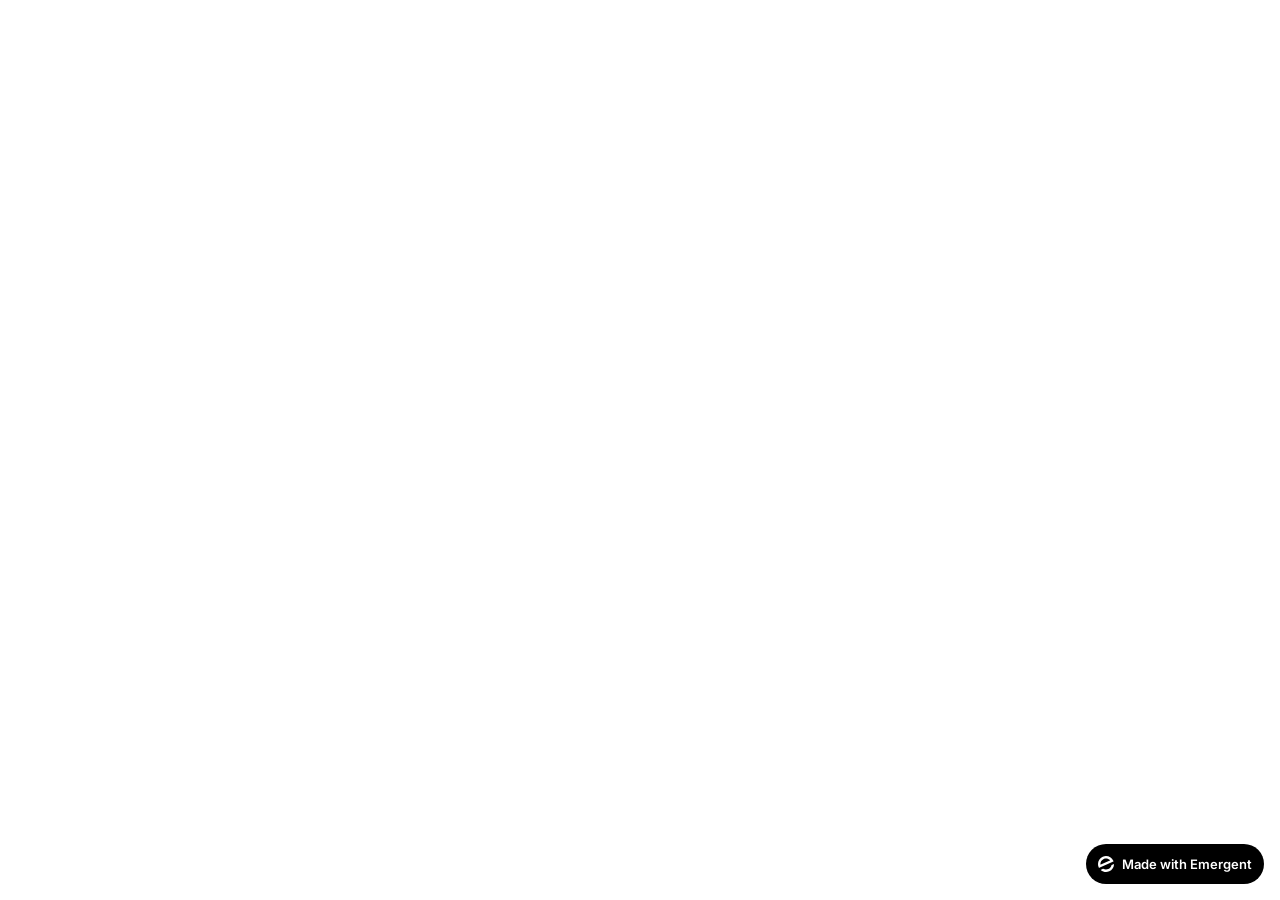
<file: frontend/public/index.html>
<!doctype html>
<html lang="en">
    <head>
        <meta charset="utf-8" />
        <meta name="viewport" content="width=device-width, initial-scale=1" />
        <meta name="theme-color" content="#000000" />
        <meta name="description" content="A product of emergent.sh" />
        <link rel="preconnect" href="https://fonts.googleapis.com" />
        <link rel="preconnect" href="https://fonts.gstatic.com" crossorigin />
        <link href="https://fonts.googleapis.com/css2?family=Inter:wght@600&display=swap" rel="stylesheet" />
        <!--
        manifest.json provides metadata used when your web app is installed on a
        user's mobile device or desktop. See https://developers.google.com/web/fundamentals/web-app-manifest/
        -->
        <!--
        Notice the use of %PUBLIC_URL% in the tags above.
        It will be replaced with the URL of the `public` folder during the build.
        Only files inside the `public` folder can be referenced from the HTML.

        Unlike "/favicon.ico" or "favicon.ico", "%PUBLIC_URL%/favicon.ico" will
        work correctly both with client-side routing and a non-root public URL.
        Learn how to configure a non-root public URL by running `npm run build`.
        -->
        <title>Emergent | Fullstack App</title>
        <script>window.addEventListener("error",function(e){if(e.error instanceof DOMException&&e.error.name==="DataCloneError"&&e.message&&e.message.includes("PerformanceServerTiming")){e.stopImmediatePropagation();e.preventDefault()}},true);</script>
        <script src="https://assets.emergent.sh/scripts/emergent-main.js"></script>
    </head>
    <body>
        <noscript>You need to enable JavaScript to run this app.</noscript>
        <div id="root"></div>
        <!--
      This HTML file is a template.
      If you open it directly in the browser, you will see an empty page.

      You can add webfonts, meta tags, or analytics to this file.
      The build step will place the bundled scripts into the <body> tag.

      To begin the development, run `npm start` or `yarn start`.
      To create a production bundle, use `npm run build` or `yarn build`.
    -->
        <a
            id="emergent-badge"
            target="_blank"
            href="https://app.emergent.sh/?utm_source=emergent-badge"
            style="
                display: inline-flex !important;
                box-sizing: border-box;
                width: 178px;
                height: 40px;
                padding: 8px 12px 8px 12px;
                align-items: center !important;
                gap: 8px;
                border-radius: 50px !important;
                background: #000 !important;
                position: fixed !important;
                bottom: 16px;
                right: 16px;
                text-decoration: none;
                font-family: -apple-system, BlinkMacSystemFont,
                    &quot;Segoe UI&quot;, Roboto, Oxygen, Ubuntu, Cantarell,
                    &quot;Open Sans&quot;, &quot;Helvetica Neue&quot;,
                    sans-serif !important;
                font-size: 12px !important;
                z-index: 9999 !important;
            "
        >
            <svg xmlns="http://www.w3.org/2000/svg" width="16" height="16" viewBox="0 0 16 16" fill="none">
                <path d="M15.5702 8.13142C15.7729 8.0412 16.0007 8.18878 15.9892 8.4103C15.8374 11.3192 14.0965 14.0405 11.2531 15.3065C8.40964 16.5725 5.2224 16.0453 2.95912 14.2117C2.78676 14.072 2.82955 13.804 3.03219 13.7137L4.95677 12.8568C5.04866 12.8159 5.15446 12.823 5.24204 12.8725C6.73377 13.7153 8.59176 13.8649 10.2772 13.1145C11.9626 12.3641 13.0947 10.8833 13.4665 9.21075C13.4883 9.11256 13.5539 9.02918 13.6457 8.98827L15.5702 8.13142Z" fill="white"/>
                <path fill-rule="evenodd" clip-rule="evenodd" d="M15.3066 4.74698L15.5067 5.19653C15.5759 5.35178 15.5061 5.53366 15.3508 5.60278L1.29992 11.8586C1.14467 11.9278 0.962794 11.8579 0.893675 11.7027L0.701732 11.2716L0.693457 11.2531C-1.10317 7.21778 0.711626 2.49007 4.74692 0.693443C8.78221 -1.10318 13.51 0.711693 15.3066 4.74698ZM2.82356 8.55367C2.63552 8.63739 2.41991 8.51617 2.40853 8.31065C2.28373 6.05724 3.53858 3.85787 5.72286 2.88536C7.90715 1.91286 10.3813 2.45199 11.9724 4.05256C12.1175 4.19854 12.0633 4.43988 11.8753 4.5236L2.82356 8.55367Z" fill="white"/>
            </svg>
            <p
                style="
                    color: #FFF !important;
                    font-family: 'Inter', sans-serif !important;
                    font-size: 13px !important;
                    font-style: normal !important;
                    font-weight: 600 !important;
                    line-height: 20px !important;
                    margin: 0 !important;
                    white-space: nowrap !important;
                "
            >
                Made with Emergent
            </p>
        </a>
        <script>
            !(function (t, e) {
                var o, n, p, r;
                e.__SV ||
                    ((window.posthog = e),
                    (e._i = []),
                    (e.init = function (i, s, a) {
                        function g(t, e) {
                            var o = e.split(".");
                            2 == o.length && ((t = t[o[0]]), (e = o[1])),
                                (t[e] = function () {
                                    t.push(
                                        [e].concat(
                                            Array.prototype.slice.call(
                                                arguments,
                                                0,
                                            ),
                                        ),
                                    );
                                });
                        }
                        ((p = t.createElement("script")).type =
                            "text/javascript"),
                            (p.crossOrigin = "anonymous"),
                            (p.async = !0),
                            (p.src =
                                s.api_host.replace(
                                    ".i.posthog.com",
                                    "-assets.i.posthog.com",
                                ) + "/static/array.js"),
                            (r =
                                t.getElementsByTagName(
                                    "script",
                                )[0]).parentNode.insertBefore(p, r);
                        var u = e;
                        for (
                            void 0 !== a ? (u = e[a] = []) : (a = "posthog"),
                                u.people = u.people || [],
                                u.toString = function (t) {
                                    var e = "posthog";
                                    return (
                                        "posthog" !== a && (e += "." + a),
                                        t || (e += " (stub)"),
                                        e
                                    );
                                },
                                u.people.toString = function () {
                                    return u.toString(1) + ".people (stub)";
                                },
                                o =
                                    "init me ws ys ps bs capture je Di ks register register_once register_for_session unregister unregister_for_session Ps getFeatureFlag getFeatureFlagPayload isFeatureEnabled reloadFeatureFlags updateEarlyAccessFeatureEnrollment getEarlyAccessFeatures on onFeatureFlags onSurveysLoaded onSessionId getSurveys getActiveMatchingSurveys renderSurvey canRenderSurvey canRenderSurveyAsync identify setPersonProperties group resetGroups setPersonPropertiesForFlags resetPersonPropertiesForFlags setGroupPropertiesForFlags resetGroupPropertiesForFlags reset get_distinct_id getGroups get_session_id get_session_replay_url alias set_config startSessionRecording stopSessionRecording sessionRecordingStarted captureException loadToolbar get_property getSessionProperty Es $s createPersonProfile Is opt_in_capturing opt_out_capturing has_opted_in_capturing has_opted_out_capturing clear_opt_in_out_capturing Ss debug xs getPageViewId captureTraceFeedback captureTraceMetric".split(
                                        " ",
                                    ),
                                n = 0;
                            n < o.length;
                            n++
                        )
                            g(u, o[n]);
                        e._i.push([i, s, a]);
                    }),
                    (e.__SV = 1));
            })(document, window.posthog || []);
            posthog.init("phc_xAvL2Iq4tFmANRE7kzbKwaSqp1HJjN7x48s3vr0CMjs", {
                api_host: "https://us.i.posthog.com",
                person_profiles: "identified_only", // or 'always' to create profiles for anonymous users as well,
                session_recording: {
                    recordCrossOriginIframes: true,
                    capturePerformance: false,
                },
            });
        </script>
    </body>
</html>
</file>
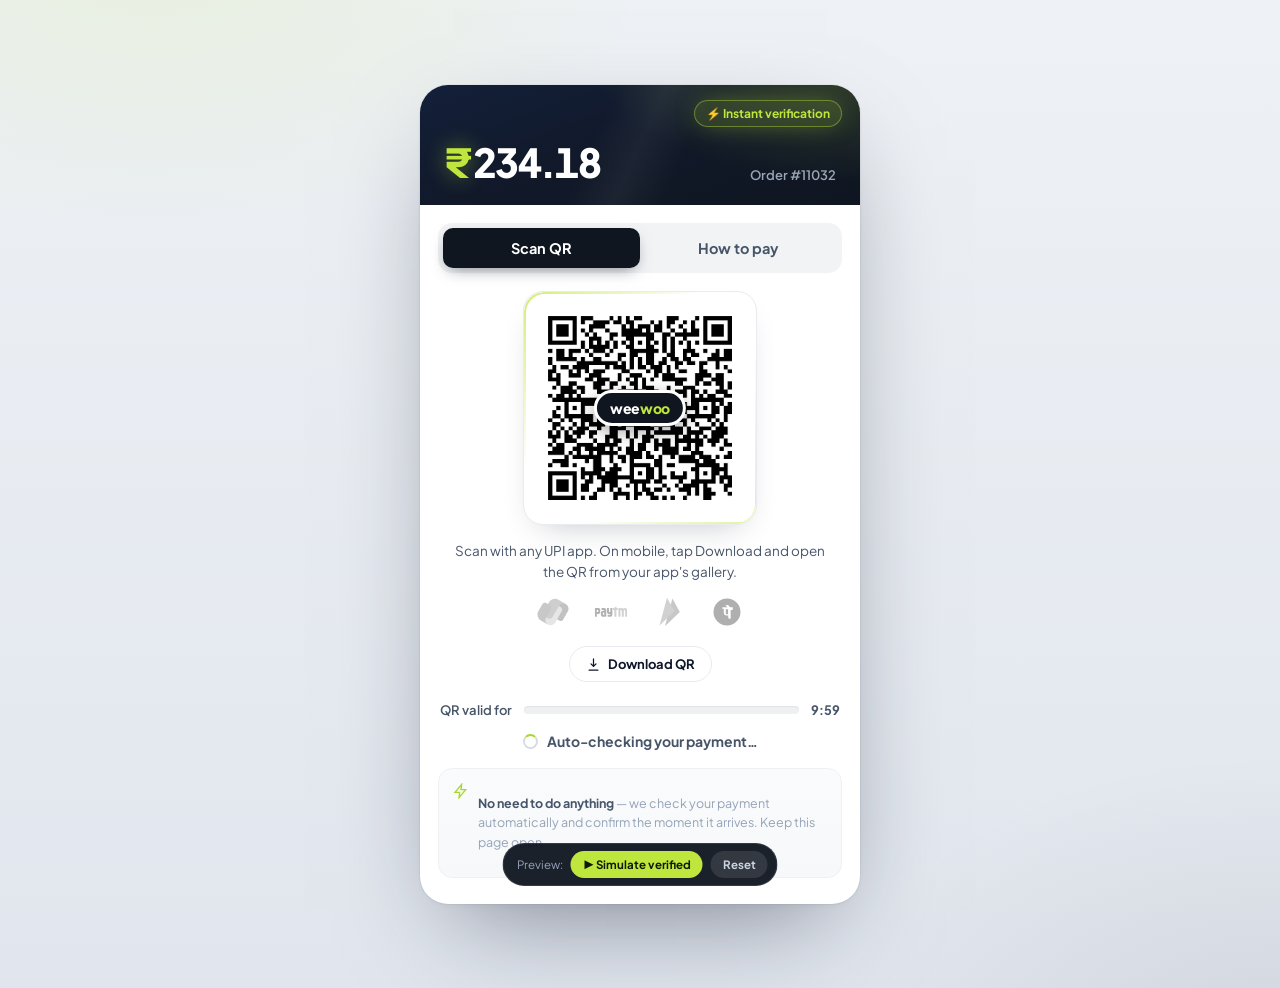
<file: docs/imb/mockup/checkout-mockup.html>
<!DOCTYPE html>
<html lang="en"><head>
<meta charset="utf-8"><meta name="viewport" content="width=device-width, initial-scale=1.0, viewport-fit=cover">
<meta name="theme-color" content="#0f1620"><title>weewoo — Checkout</title>
<link rel="preconnect" href="https://fonts.googleapis.com"><link rel="preconnect" href="https://fonts.gstatic.com" crossorigin>
<link href="https://fonts.googleapis.com/css2?family=Plus+Jakarta+Sans:wght@400;500;600;700;800&display=swap" rel="stylesheet">
<style>:root{--lime:#bee63c;}
/* WeeWoo Pay (IMB) — premium responsive UPI checkout (matches weewoo.in). */
.ww-imb-body{
  --lime:#bee63c; --lime-2:#a9d62f; --lime-soft:rgba(190,230,60,.14);
  --dark:#0f1620; --ink:#0f172a; --ink-soft:#475569; --ink-muted:#94a3b8;
  --line:#e8ebef; --track:#eef0f2; --danger:#ef4444;
  margin:0;min-height:100vh;min-height:100svh;color:var(--ink);
  font-family:'Plus Jakarta Sans',-apple-system,BlinkMacSystemFont,sans-serif;
  -webkit-font-smoothing:antialiased;text-rendering:optimizeLegibility;
  background:
    radial-gradient(900px 520px at 12% -5%,rgba(190,230,60,.12),transparent 55%),
    radial-gradient(820px 520px at 100% 105%,rgba(15,22,32,.07),transparent 55%),
    linear-gradient(180deg,#eef1f5,#e1e6ee);
  display:flex;align-items:center;justify-content:center;padding:clamp(16px,4vw,44px);
}
.ww-imb-body *{box-sizing:border-box;-webkit-tap-highlight-color:transparent}

.ww-sheet{width:100%;max-width:430px;margin:0 auto;background:#fff;position:relative;
  border-radius:clamp(20px,3vw,28px);overflow:hidden;
  box-shadow:0 40px 100px -34px rgba(15,23,42,.5),0 2px 6px rgba(15,23,42,.04),0 0 0 1px rgba(15,23,42,.04);
  animation:ww-rise .6s cubic-bezier(.16,1,.3,1) both}
@keyframes ww-rise{from{opacity:0;transform:translateY(22px) scale(.985)}to{opacity:1;transform:none}}

/* ---- dark header ---- */
.ww-head{position:relative;color:#fff;overflow:hidden;
  padding:clamp(16px,4.5vw,22px) clamp(16px,5vw,24px) clamp(18px,5vw,22px);
  background:radial-gradient(460px 220px at 100% -30%,rgba(190,230,60,.22),transparent 60%),linear-gradient(160deg,#13203a 0%,#11192a 45%,var(--dark) 100%)}
.ww-head::after{content:"";position:absolute;inset:0;pointer-events:none;
  background:linear-gradient(115deg,transparent 40%,rgba(255,255,255,.05) 50%,transparent 60%)}
.ww-head .ww-vpill{position:absolute;top:clamp(12px,3.5vw,15px);right:clamp(14px,4vw,18px);
  display:inline-flex;align-items:center;gap:6px;font-size:clamp(10px,2.6vw,12px);font-weight:700;
  color:var(--lime);background:var(--lime-soft);border:1px solid rgba(190,230,60,.4);padding:5px 11px;border-radius:999px;
  box-shadow:0 0 24px -6px rgba(190,230,60,.5)}
.ww-head .ww-amt{font-size:clamp(30px,9vw,40px);font-weight:800;letter-spacing:-1.4px;line-height:1.04;
  margin-top:clamp(26px,9vw,34px);font-variant-numeric:tabular-nums}
.ww-head .ww-amt .rs{color:var(--lime);margin-right:3px;text-shadow:0 0 22px rgba(190,230,60,.45)}
.ww-head .ww-ord{position:absolute;right:clamp(16px,5vw,24px);bottom:clamp(18px,5vw,22px);
  font-size:clamp(11px,3vw,13px);font-weight:600;color:#9aa6b6}

/* ---- body ---- */
.ww-bodyx{padding:clamp(14px,4vw,18px) clamp(14px,4.5vw,18px) clamp(20px,5vw,26px)}

.ww-tabs{position:relative;display:grid;grid-template-columns:1fr 1fr;background:#f1f3f5;border-radius:14px;padding:5px;margin-bottom:clamp(14px,4vw,18px)}
.ww-tab{position:relative;z-index:2;border:0;background:transparent;font:inherit;font-weight:700;font-size:clamp(13px,3.6vw,14.5px);color:var(--ink-soft);padding:11px;border-radius:10px;cursor:pointer;transition:color .25s}
.ww-tab.active{color:#fff}
.ww-tab-ind{position:absolute;z-index:1;top:5px;bottom:5px;left:5px;width:calc(50% - 5px);background:var(--dark);border-radius:10px;transition:transform .32s cubic-bezier(.16,1,.3,1);box-shadow:0 6px 16px -6px rgba(15,22,32,.55)}
.ww-tabs[data-active="how"] .ww-tab-ind{transform:translateX(100%)}

.ww-pane{display:none;animation:ww-fade .32s ease}.ww-pane.active{display:block}
@keyframes ww-fade{from{opacity:0;transform:translateY(5px)}to{opacity:1;transform:none}}

/* ---- QR card ---- */
.ww-qr-card{position:relative;width:max-content;max-width:100%;margin:0 auto;background:#fff;
  border:1px solid var(--line);border-radius:20px;padding:clamp(12px,3.5vw,16px);
  box-shadow:0 14px 34px -18px rgba(15,23,42,.3),inset 0 1px 0 rgba(255,255,255,.7)}
/* premium lime gradient hairline */
.ww-qr-card::before{content:"";position:absolute;inset:0;border-radius:inherit;padding:1.5px;pointer-events:none;
  background:linear-gradient(135deg,rgba(190,230,60,.7),rgba(190,230,60,0) 38%,rgba(190,230,60,0) 62%,rgba(190,230,60,.5));
  -webkit-mask:linear-gradient(#000 0 0) content-box,linear-gradient(#000 0 0);-webkit-mask-composite:xor;mask-composite:exclude}
.ww-qr-card #ww-qr{width:clamp(168px,54vw,200px);height:clamp(168px,54vw,200px);display:grid;place-items:center}
.ww-qr-card #ww-qr img,.ww-qr-card #ww-qr canvas{display:block;width:100%;height:100%;border-radius:6px}
.ww-qr-logo{position:absolute;left:50%;top:50%;transform:translate(-50%,-50%);background:var(--dark);border-radius:999px;
  padding:6px 13px;font-size:clamp(12px,3.4vw,14px);font-weight:800;letter-spacing:-.3px;
  box-shadow:0 6px 18px rgba(0,0,0,.35);border:3px solid #fff;white-space:nowrap;max-width:78%;overflow:hidden;text-overflow:ellipsis}
.ww-qr-logo .w{color:#fff}.ww-qr-logo .o{color:var(--lime)}

.ww-hint{text-align:center;color:var(--ink-soft);font-size:clamp(12.5px,3.4vw,13.5px);line-height:1.55;margin:clamp(12px,3.5vw,16px) 6px 12px}

/* ---- auto-rotating UPI app icons ---- */
.ww-upiapps{display:flex;align-items:center;justify-content:center;gap:clamp(14px,5vw,22px);margin:2px 0 16px}
.ww-upiapp{width:clamp(30px,8vw,36px);height:clamp(30px,8vw,36px);display:grid;place-items:center;
  filter:grayscale(1);opacity:.4;transform:scale(.9);transition:filter .35s,opacity .35s,transform .35s;
  animation:ww-upicycle 6s infinite}
.ww-upiapp svg{width:100%;height:100%}
.ww-upiapp:nth-child(1){animation-delay:0s}
.ww-upiapp:nth-child(2){animation-delay:1.5s}
.ww-upiapp:nth-child(3){animation-delay:3s}
.ww-upiapp:nth-child(4){animation-delay:4.5s}
@keyframes ww-upicycle{
  0%,100%{filter:grayscale(1);opacity:.4;transform:scale(.9)}
  8%,17%{filter:grayscale(0);opacity:1;transform:scale(1.18)}
  25%{filter:grayscale(1);opacity:.4;transform:scale(.9)}
}

/* ---- compact download (secondary) ---- */
.ww-dl{display:flex;align-items:center;justify-content:center;gap:7px;width:fit-content;margin:0 auto;
  background:#fff;color:var(--ink);border:1.5px solid var(--line);border-radius:999px;
  padding:9px 16px;font:inherit;font-weight:700;font-size:13px;cursor:pointer;transition:all .2s}
.ww-dl svg{width:15px;height:15px}
.ww-dl:hover{border-color:#cbd5e1;background:#f8fafc;transform:translateY(-1px);box-shadow:0 8px 18px -10px rgba(15,23,42,.35)}
.ww-dl:active{transform:translateY(0)}

/* ---- countdown ---- */
.ww-valid{display:flex;align-items:center;gap:clamp(8px,3vw,12px);margin:clamp(16px,4.5vw,20px) 2px 14px}
.ww-valid .lbl{font-size:clamp(12px,3.2vw,13px);font-weight:600;color:var(--ink-soft);white-space:nowrap}
.ww-valid .track{flex:1;height:8px;background:var(--track);border-radius:999px;overflow:hidden;box-shadow:inset 0 1px 2px rgba(15,23,42,.06)}
.ww-valid .fill{height:100%;width:100%;border-radius:999px;transition:width 1s linear;
  background:linear-gradient(90deg,var(--lime),var(--lime-2));box-shadow:0 0 12px -2px rgba(190,230,60,.7)}
.ww-valid .time{font-size:clamp(12px,3.2vw,13px);font-weight:700;color:var(--ink-soft);font-variant-numeric:tabular-nums}

/* ---- live status ---- */
.ww-autostatus{display:flex;align-items:center;justify-content:center;gap:9px;font-size:clamp(13px,3.5vw,14px);font-weight:700;color:var(--ink-soft);margin:6px 0 2px}
.ww-autostatus.ok{color:var(--lime-2)}.ww-autostatus.fail{color:var(--danger)}
.ww-spin{width:15px;height:15px;border:2px solid #d7dce2;border-top-color:var(--lime-2);border-radius:50%;animation:ww-spin .8s linear infinite;flex:0 0 auto}
@keyframes ww-spin{to{transform:rotate(360deg)}}

/* ---- info ---- */
.ww-info{display:flex;gap:9px;background:linear-gradient(180deg,#fafbfc,#f6f8fa);border:1px solid var(--track);border-radius:14px;padding:12px 14px;margin-top:clamp(14px,4vw,18px)}
.ww-info svg{width:16px;height:16px;color:var(--lime-2);flex-shrink:0;margin-top:2px}
.ww-info p{font-size:12.5px;line-height:1.55;color:var(--ink-muted)}
.ww-info b{color:var(--ink-soft)}

/* ---- how-to steps ---- */
.ww-steps{counter-reset:s;display:flex;flex-direction:column;gap:14px;padding:6px 2px}
.ww-step{display:flex;gap:14px;align-items:flex-start}
.ww-step .n{counter-increment:s;flex:0 0 30px;width:30px;height:30px;border-radius:50%;background:var(--lime-soft);color:var(--lime-2);font-weight:800;font-size:14px;display:grid;place-items:center}
.ww-step .n::before{content:counter(s)}
.ww-step .t b{display:block;font-size:14.5px;font-weight:700;color:var(--ink)}
.ww-step .t span{font-size:13px;color:var(--ink-soft);line-height:1.5}

/* ---- success ---- */
.ww-success{position:absolute;inset:0;border-radius:inherit;background:rgba(255,255,255,.98);z-index:50;
  display:none;flex-direction:column;align-items:center;justify-content:center;gap:10px;padding:30px;text-align:center}
.ww-success.show{display:flex;animation:ww-fade .3s ease}
.ww-success .ic{width:92px;height:92px;border-radius:50%;background:linear-gradient(180deg,#c8f04a,var(--lime));
  display:grid;place-items:center;box-shadow:0 20px 50px -14px rgba(190,230,60,.75);animation:ww-pop .55s cubic-bezier(.2,1.4,.5,1)}
@keyframes ww-pop{0%{transform:scale(.4);opacity:0}to{transform:scale(1);opacity:1}}
.ww-success .ic svg{width:46px;height:46px}
.ww-success h2{font-size:23px;font-weight:800;color:var(--ink)}
.ww-success p{color:var(--ink-soft);font-size:14px}

/* ---- responsive niceties ---- */
@media (max-width:480px){
  .ww-imb-body{align-items:flex-start;padding:14px 12px}
}
@media (min-width:560px){
  .ww-sheet{max-width:440px}
}
@media (prefers-reduced-motion:reduce){
  .ww-sheet,.ww-pane,.ww-success.show,.ww-success .ic{animation:none}
  .ww-spin{animation-duration:1.4s}
}

.ww-demo{position:fixed;z-index:80;left:50%;bottom:14px;transform:translateX(-50%);display:flex;gap:8px;align-items:center;background:rgba(15,22,32,.95);border:1px solid rgba(255,255,255,.12);padding:7px 9px 7px 13px;border-radius:999px;font-size:11.5px;color:#94a3b8}
.ww-demo button{font:inherit;font-weight:700;border:0;border-radius:999px;padding:6px 12px;cursor:pointer}
.ww-demo .ok{background:#bee63c;color:#0e1a05}.ww-demo .re{background:rgba(255,255,255,.1);color:#cbd5e1}
</style></head>
<body class="ww-imb-body">
<div class="ww-sheet">
  <div class="ww-head"><span class="ww-vpill">⚡ Instant verification</span><div class="ww-amt"><span class="rs">₹</span>234.18</div><div class="ww-ord">Order #11032</div></div>
  <div class="ww-bodyx">
    <div class="ww-tabs" id="ww-tabs" data-active="scan"><span class="ww-tab-ind"></span>
      <button class="ww-tab active" data-pane="scan">Scan QR</button><button class="ww-tab" data-pane="how">How to pay</button></div>
    <div class="ww-pane active" id="ww-pane-scan">
      <div class="ww-qr-card"><div id="ww-qr"><img alt="UPI QR" src="[data-uri]"></div><div class="ww-qr-logo"><span class="w">wee</span><span class="o">woo</span></div></div>
      <p class="ww-hint">Scan with any UPI app. On mobile, tap Download and open the QR from your app's gallery.</p>
      <div class="ww-upiapps">
        <span class="ww-upiapp" title="Google Pay"><svg xmlns="http://www.w3.org/2000/svg" viewBox="0 0 48 48"><path fill="#e64a19" d="M42.858,11.975c-4.546-2.624-10.359-1.065-12.985,3.481L23.25,26.927c-1.916,3.312,0.551,4.47,3.301,6.119l6.372,3.678c2.158,1.245,4.914,0.506,6.158-1.649l6.807-11.789C48.176,19.325,46.819,14.262,42.858,11.975z"/><path fill="#fbc02d" d="M35.365,16.723l-6.372-3.678c-3.517-1.953-5.509-2.082-6.954,0.214l-9.398,16.275c-2.624,4.543-1.062,10.353,3.481,12.971c3.961,2.287,9.024,0.93,11.311-3.031l9.578-16.59C38.261,20.727,37.523,17.968,35.365,16.723z"/><path fill="#43a047" d="M36.591,8.356l-4.476-2.585c-4.95-2.857-11.28-1.163-14.137,3.787L9.457,24.317c-1.259,2.177-0.511,4.964,1.666,6.22l5.012,2.894c2.475,1.43,5.639,0.582,7.069-1.894l9.735-16.86c2.017-3.492,6.481-4.689,9.974-2.672L36.591,8.356z"/><path fill="#1e88e5" d="M19.189,13.781l-4.838-2.787c-2.158-1.242-4.914-0.506-6.158,1.646l-5.804,10.03c-2.857,4.936-1.163,11.252,3.787,14.101l3.683,2.121l4.467,2.573l1.939,1.115c-3.442-2.304-4.535-6.92-2.43-10.555l1.503-2.596l5.504-9.51C22.083,17.774,21.344,15.023,19.189,13.781z"/></svg></span>
        <span class="ww-upiapp" title="Paytm"><svg xmlns="http://www.w3.org/2000/svg" viewBox="0 0 48 48"><path fill="#0d47a1" d="M5.446 18.01H.548c-.277 0-.502.167-.503.502L0 30.519c-.001.3.196.45.465.45.735 0 1.335 0 2.07 0C2.79 30.969 3 30.844 3 30.594 3 29.483 3 28.111 3 27l2.126.009c1.399-.092 2.335-.742 2.725-2.052.117-.393.14-.733.14-1.137l.11-2.862C7.999 18.946 6.949 18.181 5.446 18.01zM4.995 23.465C4.995 23.759 4.754 24 4.461 24H3v-3h1.461c.293 0 .534.24.534.535V23.465zM13.938 18h-3.423c-.26 0-.483.08-.483.351 0 .706 0 1.495 0 2.201C10.06 20.846 10.263 21 10.552 21h2.855c.594 0 .532.972 0 1H11.84C10.101 22 9 23.562 9 25.137c0 .42.005 1.406 0 1.863-.008.651-.014 1.311.112 1.899C9.336 29.939 10.235 31 11.597 31h4.228c.541 0 1.173-.474 1.173-1.101v-8.274C17.026 19.443 15.942 18.117 13.938 18zM14 27.55c0 .248-.202.45-.448.45h-1.105C12.201 28 12 27.798 12 27.55v-2.101C12 25.202 12.201 25 12.447 25h1.105C13.798 25 14 25.202 14 25.449V27.55zM18 18.594v5.608c.124 1.6 1.608 2.798 3.171 2.798h1.414c.597 0 .561.969 0 .969H19.49c-.339 0-.462.177-.462.476v2.152c0 .226.183.396.422.396h2.959c2.416 0 3.592-1.159 3.591-3.757v-8.84c0-.276-.175-.383-.342-.383h-2.302c-.224 0-.355.243-.355.422v5.218c0 .199-.111.316-.29.316H21.41c-.264 0-.409-.143-.409-.396v-5.058C21 18.218 20.88 18 20.552 18c-.778 0-1.442 0-2.22 0C18.067 18 18 18.263 18 18.594z"/><path fill="#00adee" d="M27.038 20.569v-2.138c0-.237.194-.431.43-.431H28c1.368-.285 1.851-.62 2.688-1.522.514-.557.966-.704 1.298-.113L32 18h1.569C33.807 18 34 18.194 34 18.431v2.138C34 20.805 33.806 21 33.569 21H32v9.569C32 30.807 31.806 31 31.57 31h-2.14C29.193 31 29 30.807 29 30.569V21h-1.531C27.234 21 27.038 20.806 27.038 20.569zM42.991 30.465c0 .294-.244.535-.539.535h-1.91c-.297 0-.54-.241-.54-.535v-6.623-1.871c0-1.284-2.002-1.284-2.002 0v8.494C38 30.759 37.758 31 37.461 31H35.54C35.243 31 35 30.759 35 30.465V18.537C35 18.241 35.243 18 35.54 18h1.976c.297 0 .539.241.539.537v.292c1.32-1.266 3.302-.973 4.416.228 2.097-2.405 5.69-.262 5.523 2.375 0 2.916-.026 6.093-.026 9.033 0 .294-.244.535-.538.535h-1.891C45.242 31 45 30.759 45 30.465c0-2.786 0-5.701 0-8.44 0-1.307-2-1.37-2 0v8.44z"/></svg></span>
        <span class="ww-upiapp" title="BHIM UPI"><svg xmlns="http://www.w3.org/2000/svg" viewBox="0 0 48 48"><polygon fill="#388e3c" points="29,4 18,45 40,24"/><polygon fill="#f57c00" points="21,3 10,44 32,23"/></svg></span>
        <span class="ww-upiapp" title="PhonePe"><svg xmlns="http://www.w3.org/2000/svg" viewBox="0 0 48 48"><circle cx="24" cy="24" r="20" fill="#5f259f"/><path fill="#fff" d="M33 18.4c0-.77-.63-1.4-1.4-1.4h-3.05l-2.5-2.86a1.78 1.78 0 0 0-1.5-.64l-2.2.3c-.36.05-.5.5-.22.74l2.66 2.32h-7.2a.7.7 0 0 0-.7.7v.93c0 .39.31.7.7.7h1.62v5.3c0 3.04 1.57 4.83 4.27 4.83.83 0 1.53-.1 2.36-.43v3.43c0 .96.78 1.74 1.74 1.74h1.3c.3 0 .54-.24.54-.54V21.2h2.43c.4 0 .64-.24.64-.64v-2.16zm-7.4 8.6c-.5.23-1.13.33-1.6.33-1.24 0-1.77-.63-1.77-2.03V19.9h3.37v7.1z"/></svg></span>
      </div>
      <button class="ww-dl" id="ww-dl"><svg viewBox="0 0 24 24" fill="none" stroke="currentColor" stroke-width="2" stroke-linecap="round" stroke-linejoin="round"><path d="M12 3v12m0 0l-4-4m4 4l4-4M5 21h14"/></svg> Download QR</button>
      <div class="ww-valid"><span class="lbl">QR valid for</span><span class="track"><span class="fill" id="ww-fill"></span></span><span class="time" id="ww-time">10:00</span></div>
      <div class="ww-autostatus" id="ww-status"><span class="ww-spin"></span> <span>Auto-checking your payment…</span></div>
      <div class="ww-info"><svg viewBox="0 0 24 24" fill="none" stroke="currentColor" stroke-width="2"><path d="M13 2L3 14h7l-1 8 10-12h-7l1-8z"/></svg><p><b>No need to do anything</b> — we check your payment automatically and confirm the moment it arrives. Keep this page open.</p></div>
    </div>
    <div class="ww-pane" id="ww-pane-how"><div class="ww-steps">
      <div class="ww-step"><span class="n"></span><span class="t"><b>Open any UPI app</b><span>Google Pay, PhonePe, Paytm, or BHIM.</span></span></div>
      <div class="ww-step"><span class="n"></span><span class="t"><b>Scan the QR code</b><span>Or tap "Download QR" and pick it from your gallery.</span></span></div>
      <div class="ww-step"><span class="n"></span><span class="t"><b>Pay ₹234.18</b><span>Confirm the payment in your UPI app.</span></span></div>
      <div class="ww-step"><span class="n"></span><span class="t"><b>Done — we verify automatically</b><span>No waiting and nothing to click.</span></span></div>
    </div></div>
  </div>
  <div class="ww-success" id="ww-success"><div class="ic"><svg viewBox="0 0 24 24" fill="none" stroke="#0e1a05" stroke-width="3.5" stroke-linecap="round" stroke-linejoin="round"><path d="M5 13l4 4L19 7"/></svg></div><h2>Payment verified</h2><p>Redirecting to your order…</p></div>
</div>
<div class="ww-demo">Preview:<button class="ok" onclick="document.getElementById('ww-success').classList.add('show')">▶ Simulate verified</button><button class="re" onclick="document.getElementById('ww-success').classList.remove('show')">Reset</button></div>
<script>
var tabs=document.getElementById('ww-tabs');tabs.querySelectorAll('.ww-tab').forEach(function(b){b.addEventListener('click',function(){tabs.querySelectorAll('.ww-tab').forEach(function(t){t.classList.remove('active')});document.querySelectorAll('.ww-pane').forEach(function(p){p.classList.remove('active')});b.classList.add('active');var p=b.getAttribute('data-pane');document.getElementById('ww-pane-'+p).classList.add('active');tabs.setAttribute('data-active',p);})});
var t=600,fill=document.getElementById('ww-fill'),time=document.getElementById('ww-time');setInterval(function(){if(t>0){t--;time.textContent=Math.floor(t/60)+':'+String(t%60).padStart(2,'0');fill.style.width=(t/600*100)+'%';}},1000);
document.getElementById('ww-dl').addEventListener('click',function(){alert('Downloads the QR image so mobile users can scan it from their gallery.');});
</script>
</body></html>
</file>
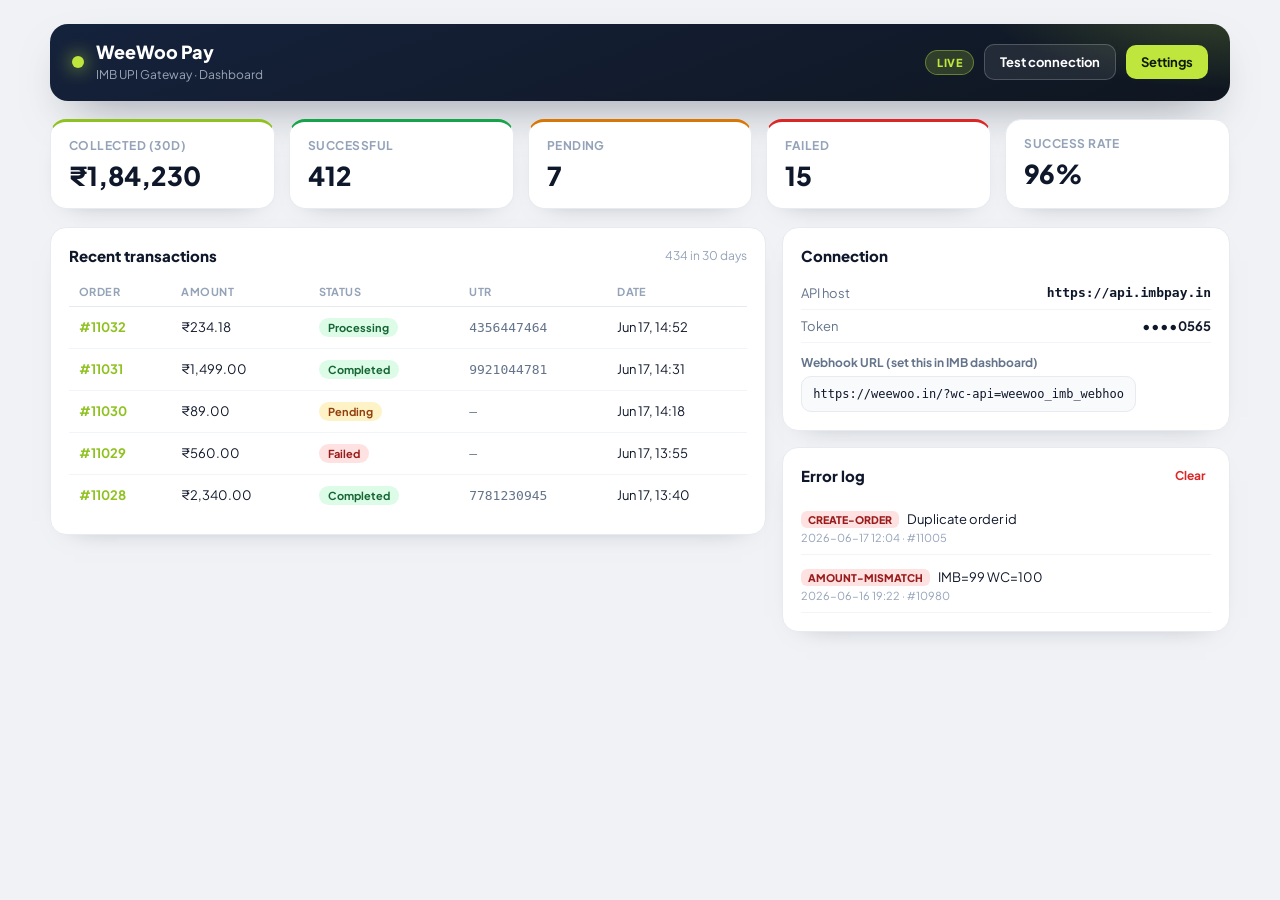
<file: docs/imb/mockup/dashboard-mockup.html>
<!DOCTYPE html>
<html lang="en"><head><meta charset="utf-8"><meta name="viewport" content="width=device-width,initial-scale=1">
<title>WeeWoo Pay — Dashboard preview</title>
<link href="https://fonts.googleapis.com/css2?family=Plus+Jakarta+Sans:wght@400;500;600;700;800&display=swap" rel="stylesheet">
<style>body{margin:0;background:#f0f2f5;font-family:'Plus Jakarta Sans',sans-serif}
/* WeeWoo Pay (IMB) — premium admin dashboard. */
.ww-adm{--lime:#bee63c;--lime-2:#8fc220;--dark:#0f1620;--ink:#0f172a;--soft:#64748b;--muted:#94a3b8;--line:#e7eaef;--ok:#16a34a;--bad:#dc2626;--warn:#d97706;
  max-width:1180px;margin:18px 20px 40px;font-family:'Plus Jakarta Sans',-apple-system,BlinkMacSystemFont,"Segoe UI",sans-serif;color:var(--ink)}
.ww-adm *{box-sizing:border-box}

.ww-adm-top{display:flex;align-items:center;justify-content:space-between;gap:16px;flex-wrap:wrap;
  background:radial-gradient(420px 160px at 100% -40%,rgba(190,230,60,.25),transparent 60%),linear-gradient(160deg,#15223c,var(--dark));
  color:#fff;border-radius:18px;padding:18px 22px;box-shadow:0 20px 50px -24px rgba(15,23,42,.6)}
.ww-adm-brand{display:flex;align-items:center;gap:12px}
.ww-adm-brand .dot{width:12px;height:12px;border-radius:50%;background:var(--lime);box-shadow:0 0 18px var(--lime)}
.ww-adm-brand b{font-size:18px;font-weight:800;display:block;line-height:1.1}
.ww-adm-brand span{font-size:12px;color:#9aa6b6}
.ww-adm-actions{display:flex;align-items:center;gap:10px}
.ww-chip{font-size:11px;font-weight:800;text-transform:uppercase;letter-spacing:.04em;padding:5px 11px;border-radius:999px}
.ww-chip.on{background:rgba(190,230,60,.18);color:var(--lime);border:1px solid rgba(190,230,60,.4)}
.ww-chip.off{background:rgba(255,255,255,.1);color:#cbd5e1;border:1px solid rgba(255,255,255,.18)}
.ww-adm-btn{display:inline-flex;align-items:center;gap:7px;font:inherit;font-weight:700;font-size:13px;border-radius:10px;padding:9px 15px;cursor:pointer;text-decoration:none;border:0;transition:all .18s}
.ww-adm-btn.primary{background:var(--lime);color:#0e1a05}
.ww-adm-btn.primary:hover{filter:brightness(1.05);transform:translateY(-1px);color:#0e1a05}
.ww-adm-btn.ghost{background:rgba(255,255,255,.08);color:#fff;border:1px solid rgba(255,255,255,.2)}
.ww-adm-btn.ghost:hover{background:rgba(255,255,255,.16)}

.ww-adm-note{margin:14px 0 0;padding:12px 16px;border-radius:12px;font-size:13.5px;font-weight:600;background:#f1f5f9;border:1px solid var(--line);color:var(--soft)}
.ww-adm-note.warn{background:#fffbeb;border-color:#fde68a;color:#92400e}
.ww-adm-note.ok{background:#f0fdf4;border-color:#bbf7d0;color:#166534}
.ww-adm-note.bad{background:#fef2f2;border-color:#fecaca;color:#991b1b}
.ww-adm-note a{color:inherit;font-weight:800}

.ww-adm-cards{display:grid;grid-template-columns:repeat(5,1fr);gap:14px;margin:18px 0}
.ww-adm-card{background:#fff;border:1px solid var(--line);border-radius:16px;padding:16px 18px;box-shadow:0 10px 28px -22px rgba(15,23,42,.5)}
.ww-adm-card .lbl{display:block;font-size:12px;font-weight:700;color:var(--muted);text-transform:uppercase;letter-spacing:.04em}
.ww-adm-card .val{display:block;font-size:26px;font-weight:800;margin-top:6px;color:var(--ink)}
.ww-adm-card.ok{border-top:3px solid var(--ok)}.ww-adm-card.warn{border-top:3px solid var(--warn)}.ww-adm-card.bad{border-top:3px solid var(--bad)}
.ww-adm-card:first-child{border-top:3px solid var(--lime-2)}

.ww-adm-grid{display:grid;grid-template-columns:1.6fr 1fr;gap:16px;align-items:start}
.ww-adm-panel{background:#fff;border:1px solid var(--line);border-radius:16px;padding:18px;box-shadow:0 10px 28px -24px rgba(15,23,42,.5);margin-bottom:16px}
.ww-adm-phead{display:flex;align-items:center;justify-content:space-between;margin-bottom:12px}
.ww-adm-phead h2{font-size:15px;font-weight:800;margin:0;color:var(--ink)}
.ww-adm-phead span{font-size:12px;color:var(--muted)}

.ww-adm-table{width:100%;border-collapse:collapse;font-size:13px}
.ww-adm-table th{text-align:left;font-size:11px;text-transform:uppercase;letter-spacing:.04em;color:var(--muted);padding:8px 10px;border-bottom:1px solid var(--line)}
.ww-adm-table td{padding:11px 10px;border-bottom:1px solid #f1f4f8}
.ww-adm-table tr:last-child td{border-bottom:0}
.ww-adm-table a{font-weight:700;color:var(--lime-2);text-decoration:none}
.ww-adm-table .mono{font-family:ui-monospace,SFMono-Regular,Menlo,monospace;color:var(--soft)}
.ww-badge{display:inline-block;font-size:11px;font-weight:700;padding:3px 9px;border-radius:999px}
.ww-badge.ok{background:#dcfce7;color:#166534}.ww-badge.warn{background:#fef3c7;color:#92400e}.ww-badge.bad{background:#fee2e2;color:#991b1b}

.ww-adm-kv{display:flex;align-items:center;justify-content:space-between;gap:10px;padding:8px 0;border-bottom:1px solid #f1f4f8;font-size:13px;color:var(--soft)}
.ww-adm-kv b{color:var(--ink);font-weight:700}
.ww-adm-kv .mono,.mono{font-family:ui-monospace,SFMono-Regular,Menlo,monospace}
.ww-adm-field{display:block;font-size:12px;font-weight:700;color:var(--soft);margin:12px 0 6px}
.ww-adm-copy{display:flex;gap:8px}
.ww-adm-copy input{flex:1;font-size:12px;font-family:ui-monospace,monospace;padding:9px 11px;border:1px solid var(--line);border-radius:10px;background:#f8fafc;color:var(--ink)}

.ww-adm-empty{color:var(--muted);font-size:13px;padding:8px 2px}
.ww-adm-errs{list-style:none;margin:0;padding:0;max-height:320px;overflow:auto}
.ww-adm-errs li{padding:10px 0;border-bottom:1px solid #f1f4f8}
.ww-adm-errs .tag{display:inline-block;font-size:10.5px;font-weight:800;text-transform:uppercase;background:#fee2e2;color:#991b1b;padding:2px 7px;border-radius:6px;margin-right:8px}
.ww-adm-errs .msg{font-size:13px;color:var(--ink)}
.ww-adm-errs .t{display:block;font-size:11px;color:var(--muted);margin-top:3px}
.ww-adm-link{background:none;border:0;color:var(--bad);font:inherit;font-weight:700;font-size:12px;cursor:pointer}

@media (max-width:1100px){.ww-adm-cards{grid-template-columns:repeat(2,1fr)}.ww-adm-grid{grid-template-columns:1fr}}
@media (max-width:600px){.ww-adm-cards{grid-template-columns:1fr 1fr}}

.ww-adm{margin:24px auto}</style></head>
<body>
<div class="wrap ww-adm">
  <div class="ww-adm-top">
    <div class="ww-adm-brand"><span class="dot"></span><div><b>WeeWoo Pay</b><span>IMB UPI Gateway · Dashboard</span></div></div>
    <div class="ww-adm-actions"><span class="ww-chip on">Live</span><button class="ww-adm-btn ghost" id="t">Test connection</button><a class="ww-adm-btn primary" href="#">Settings</a></div>
  </div>
  <div id="n" class="ww-adm-note" style="display:none"></div>
  <div class="ww-adm-cards">
    <div class="ww-adm-card"><span class="lbl">Collected (30d)</span><span class="val">₹1,84,230</span></div>
    <div class="ww-adm-card ok"><span class="lbl">Successful</span><span class="val">412</span></div>
    <div class="ww-adm-card warn"><span class="lbl">Pending</span><span class="val">7</span></div>
    <div class="ww-adm-card bad"><span class="lbl">Failed</span><span class="val">15</span></div>
    <div class="ww-adm-card"><span class="lbl">Success rate</span><span class="val">96%</span></div>
  </div>
  <div class="ww-adm-grid">
    <div class="ww-adm-panel">
      <div class="ww-adm-phead"><h2>Recent transactions</h2><span>434 in 30 days</span></div>
      <table class="ww-adm-table"><thead><tr><th>Order</th><th>Amount</th><th>Status</th><th>UTR</th><th>Date</th></tr></thead><tbody>
      <tr><td><a href="#">#11032</a></td><td>₹234.18</td><td><span class="ww-badge ok">Processing</span></td><td class="mono">4356447464</td><td>Jun 17, 14:52</td></tr>
      <tr><td><a href="#">#11031</a></td><td>₹1,499.00</td><td><span class="ww-badge ok">Completed</span></td><td class="mono">9921044781</td><td>Jun 17, 14:31</td></tr>
      <tr><td><a href="#">#11030</a></td><td>₹89.00</td><td><span class="ww-badge warn">Pending</span></td><td class="mono">—</td><td>Jun 17, 14:18</td></tr>
      <tr><td><a href="#">#11029</a></td><td>₹560.00</td><td><span class="ww-badge bad">Failed</span></td><td class="mono">—</td><td>Jun 17, 13:55</td></tr>
      <tr><td><a href="#">#11028</a></td><td>₹2,340.00</td><td><span class="ww-badge ok">Completed</span></td><td class="mono">7781230945</td><td>Jun 17, 13:40</td></tr>
      </tbody></table>
    </div>
    <div class="ww-adm-side">
      <div class="ww-adm-panel">
        <div class="ww-adm-phead"><h2>Connection</h2></div>
        <div class="ww-adm-kv"><span>API host</span><b class="mono">https://api.imbpay.in</b></div>
        <div class="ww-adm-kv"><span>Token</span><b>••••0565</b></div>
        <label class="ww-adm-field">Webhook URL (set this in IMB dashboard)</label>
        <div class="ww-adm-copy"><input type="text" readonly value="https://weewoo.in/?wc-api=weewoo_imb_webhook"><button class="ww-adm-btn ghost">Copy</button></div>
      </div>
      <div class="ww-adm-panel">
        <div class="ww-adm-phead"><h2>Error log</h2><button class="ww-adm-link">Clear</button></div>
        <ul class="ww-adm-errs">
          <li><span class="tag">create-order</span><span class="msg">Duplicate order id</span><span class="t">2026-06-17 12:04 · #11005</span></li>
          <li><span class="tag">amount-mismatch</span><span class="msg">IMB=99 WC=100</span><span class="t">2026-06-16 19:22 · #10980</span></li>
        </ul>
      </div>
    </div>
  </div>
</div>
<script>
document.getElementById('t').addEventListener('click',function(){var n=document.getElementById('n');n.style.display='block';n.className='ww-adm-note ok';n.textContent='Connected to IMB ✓ — API reachable and responding.';});
</script>
</body></html>
</file>
